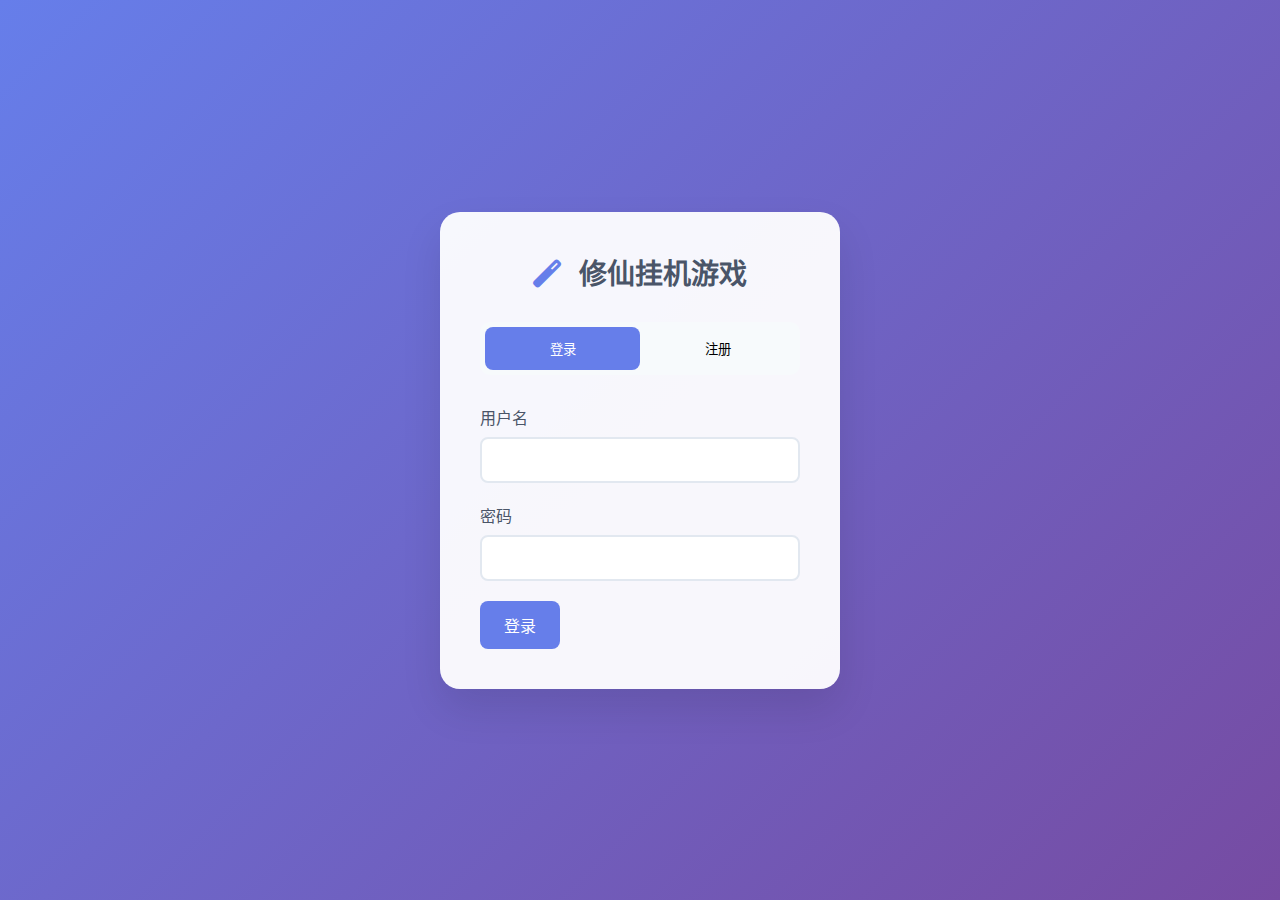
<file: src/main/webapp/index.html>
<!DOCTYPE html>
<html lang="zh-CN">
<head>
    <meta charset="UTF-8">
    <meta name="viewport" content="width=device-width, initial-scale=1.0">
    <title>修仙挂机游戏</title>
    <link rel="stylesheet" href="css/style.css">
    <link href="https://cdnjs.cloudflare.com/ajax/libs/font-awesome/6.0.0/css/all.min.css" rel="stylesheet">
</head>
<body>
    <!-- 登录页面 -->
    <div id="loginPage" class="page active">
        <div class="login-container">
            <div class="login-box">
                <h1><i class="fas fa-magic"></i> 修仙挂机游戏</h1>
                <div class="login-tabs">
                    <button class="tab-btn active" onclick="showLogin()">登录</button>
                    <button class="tab-btn" onclick="showRegister()">注册</button>
                </div>
                
                <!-- 登录表单 -->
                <form id="loginForm" class="auth-form">
                    <div class="form-group">
                        <label>用户名</label>
                        <input type="text" id="loginUsername" required>
                    </div>
                    <div class="form-group">
                        <label>密码</label>
                        <input type="password" id="loginPassword" required>
                    </div>
                    <button type="submit" class="btn btn-primary">登录</button>
                </form>
                
                <!-- 注册表单 -->
                <form id="registerForm" class="auth-form hidden">
                    <div class="form-group">
                        <label>用户名</label>
                        <input type="text" id="registerUsername" required>
                    </div>
                    <div class="form-group">
                        <label>昵称</label>
                        <input type="text" id="registerNickname" required>
                    </div>
                    <div class="form-group">
                        <label>邮箱</label>
                        <input type="email" id="registerEmail" required>
                    </div>
                    <div class="form-group">
                        <label>密码</label>
                        <input type="password" id="registerPassword" required>
                    </div>
                    <div class="form-group">
                        <label>确认密码</label>
                        <input type="password" id="registerConfirmPassword" required>
                    </div>
                    <button type="submit" class="btn btn-primary">注册</button>
                </form>
            </div>
        </div>
    </div>

    <!-- 游戏主页面 -->
    <div id="gamePage" class="page">
        <!-- 顶部状态栏 -->
        <header class="game-header">
            <div class="player-info">
                <h2 id="playerName">玩家名称</h2>
                <div class="player-stats">
                    <span id="playerLevel">等级: 1</span>
                    <span id="playerRealm">境界: 练气期一层</span>
                    <span id="playerExp">经验: 0/100</span>
                    <span id="playerSpiritStones">灵石: 0</span>
                </div>
            </div>
            <button class="btn btn-danger" onclick="logout()">
                <i class="fas fa-sign-out-alt"></i> 退出
            </button>
        </header>

        <!-- 主游戏区域 -->
        <main class="game-main">
            <!-- 左侧面板 -->
            <aside class="left-panel">
                <!-- 修炼面板 -->
                <div class="panel active" id="cultivationPanel">
                    <div class="panel-header">
                        <h3><i class="fas fa-magic"></i> 修炼</h3>
                    </div>
                    <div class="panel-content">
                        <div class="cultivation-info">
                            <div class="progress-container">
                                <label>修为进度</label>
                                <div class="progress-bar">
                                    <div class="progress-fill" id="expProgress" style="width: 0%"></div>
                                </div>
                                <span id="expText">0/100</span>
                            </div>
                            
                            <div class="cultivation-stats">
                                <div class="stat-item">
                                    <span>生命值:</span>
                                    <span id="playerHealth">100</span>
                                </div>
                                <div class="stat-item">
                                    <span>灵力值:</span>
                                    <span id="playerMana">50</span>
                                </div>
                                <div class="stat-item">
                                    <span>攻击力:</span>
                                    <span id="playerAttack">0</span>
                                </div>
                                <div class="stat-item">
                                    <span>防御力:</span>
                                    <span id="playerDefense">0</span>
                                </div>
                            </div>
                        </div>
                        
                        <div class="cultivation-actions">
                            <button class="btn btn-primary" onclick="startCultivation()">
                                <i class="fas fa-play"></i> 开始修炼
                            </button>
                            <button class="btn btn-success" onclick="claimOfflineReward()">
                                <i class="fas fa-gift"></i> 领取离线奖励
                            </button>
                        </div>
                        
                        <div id="cultivationStatus" class="cultivation-status hidden">
                            <p>修炼中... <span id="cultivationTime">0</span>秒</p>
                        </div>
                    </div>
                </div>

                <!-- 技能面板 -->
                <div class="panel" id="skillsPanel">
                    <div class="panel-header">
                        <h3><i class="fas fa-book"></i> 技能</h3>
                    </div>
                    <div class="panel-content">
                        <div id="skillsList" class="skills-list">
                            <!-- 技能列表将通过JavaScript动态生成 -->
                        </div>
                    </div>
                </div>

                <!-- 任务面板 -->
                <div class="panel" id="questsPanel">
                    <div class="panel-header">
                        <h3><i class="fas fa-scroll"></i> 任务</h3>
                    </div>
                    <div class="panel-content">
                        <div id="questsList" class="quests-list">
                            <!-- 任务列表将通过JavaScript动态生成 -->
                        </div>
                    </div>
                </div>
            </aside>

            <!-- 中央面板 -->
            <section class="center-panel">
                <!-- 装备面板 -->
                <div class="panel active" id="equipmentPanel">
                    <div class="panel-header">
                        <h3><i class="fas fa-shield-alt"></i> 装备</h3>
                    </div>
                    <div class="panel-content">
                        <div class="equipment-slots">
                            <div class="slot" data-slot="weapon">
                                <div class="slot-icon"><i class="fas fa-sword"></i></div>
                                <div class="slot-name">武器</div>
                                <div class="slot-item" id="weaponSlot"></div>
                            </div>
                            <div class="slot" data-slot="chest">
                                <div class="slot-icon"><i class="fas fa-tshirt"></i></div>
                                <div class="slot-name">护甲</div>
                                <div class="slot-item" id="chestSlot"></div>
                            </div>
                            <div class="slot" data-slot="helmet">
                                <div class="slot-icon"><i class="fas fa-hat-wizard"></i></div>
                                <div class="slot-name">头盔</div>
                                <div class="slot-item" id="helmetSlot"></div>
                            </div>
                            <div class="slot" data-slot="boots">
                                <div class="slot-icon"><i class="fas fa-shoe-prints"></i></div>
                                <div class="slot-name">靴子</div>
                                <div class="slot-item" id="bootsSlot"></div>
                            </div>
                            <div class="slot" data-slot="shield">
                                <div class="slot-icon"><i class="fas fa-shield-alt"></i></div>
                                <div class="slot-name">盾牌</div>
                                <div class="slot-item" id="shieldSlot"></div>
                            </div>
                            <div class="slot" data-slot="ring">
                                <div class="slot-icon"><i class="fas fa-ring"></i></div>
                                <div class="slot-name">饰品</div>
                                <div class="slot-item" id="ringSlot"></div>
                            </div>
                        </div>
                    </div>
                </div>

                <!-- 背包面板 -->
                <div class="panel" id="inventoryPanel">
                    <div class="panel-header">
                        <h3><i class="fas fa-box"></i> 背包</h3>
                    </div>
                    <div class="panel-content">
                        <div id="inventoryGrid" class="inventory-grid">
                            <!-- 背包格子将通过JavaScript动态生成 -->
                        </div>
                    </div>
                </div>

                <!-- 商店面板 -->
                <div class="panel" id="shopPanel">
                    <div class="panel-header">
                        <h3><i class="fas fa-store"></i> 商店</h3>
                        <div class="shop-tabs">
                            <button class="shop-tab active" onclick="showShop('general')">杂货铺</button>
                            <button class="shop-tab" onclick="showShop('skill')">功法阁</button>
                            <button class="shop-tab" onclick="showShop('equipment')">炼器铺</button>
                        </div>
                    </div>
                    <div class="panel-content">
                        <div id="shopItems" class="shop-items">
                            <!-- 商店物品将通过JavaScript动态生成 -->
                        </div>
                    </div>
                </div>
            </section>
        </main>

        <!-- 底部导航 -->
        <nav class="bottom-nav">
            <button class="nav-btn active" onclick="showPanel('cultivation')">
                <i class="fas fa-magic"></i>
                <span>修炼</span>
            </button>
            <button class="nav-btn" onclick="showPanel('skills')">
                <i class="fas fa-book"></i>
                <span>技能</span>
            </button>
            <button class="nav-btn" onclick="showPanel('equipment')">
                <i class="fas fa-shield-alt"></i>
                <span>装备</span>
            </button>
            <button class="nav-btn" onclick="showPanel('inventory')">
                <i class="fas fa-box"></i>
                <span>背包</span>
            </button>
            <button class="nav-btn" onclick="showPanel('quests')">
                <i class="fas fa-scroll"></i>
                <span>任务</span>
            </button>
            <button class="nav-btn" onclick="showPanel('shop')">
                <i class="fas fa-store"></i>
                <span>商店</span>
            </button>
        </nav>
    </div>

    <!-- 消息提示 -->
    <div id="toast" class="toast hidden">
        <div class="toast-content">
            <span id="toastMessage"></span>
        </div>
    </div>

    <!-- 加载动画 -->
    <div id="loading" class="loading hidden">
        <div class="spinner"></div>
    </div>

    <script src="js/api.js"></script>
    <script src="js/auth.js"></script>
    <script src="js/game.js"></script>
    <script src="js/main.js"></script>
</body>
</html>
</file>
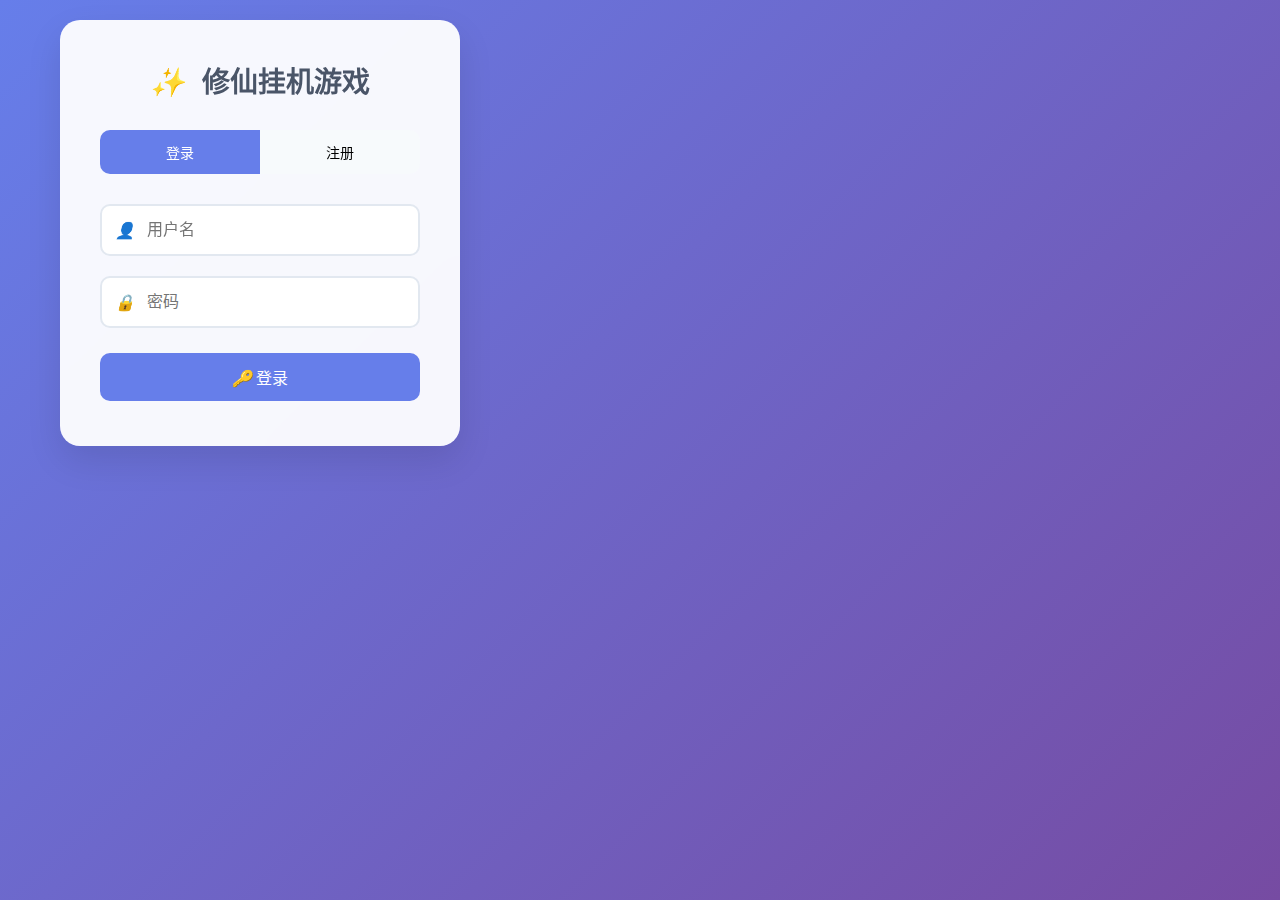
<file: target/classes/static/index.html>
<!DOCTYPE html>
<html lang="zh-CN">
<head>
    <meta charset="UTF-8">
    <meta name="viewport" content="width=device-width, initial-scale=1.0">
    <title>修仙挂机游戏</title>
    <link rel="icon" type="image/svg+xml" href="images/favicon.svg">
    <link rel="alternate icon" type="image/x-icon" href="images/favicon.svg">
    <link rel="stylesheet" href="css/style.css">
    <!-- 使用本地Font Awesome图标作为备用 -->
    <style>
        /* 备用图标样式 */
        .fa-user:before { content: "👤"; }
        .fa-lock:before { content: "🔒"; }
        .fa-sign-in-alt:before { content: "🔑"; }
        .fa-user-plus:before { content: "👥"; }
        .fa-magic:before { content: "✨"; }
        .fa-star:before { content: "⭐"; }
        .fa-gem:before { content: "💎"; }
        .fa-coins:before { content: "💰"; }
        .fa-sign-out-alt:before { content: "🚪"; }
        .fa-chart-line:before { content: "📊"; }
        .fa-backpack:before { content: "🎒"; }
        .fa-tasks:before { content: "📋"; }
        .fa-yin-yang:before { content: "☯️"; }
        .fa-play:before { content: "▶️"; }
        .fa-stop:before { content: "⏹️"; }
        .fa-user-circle:before { content: "👨"; }
        .fa-envelope:before { content: "📧"; }
    </style>
</head>
<body>
<!-- 登录界面 -->
<div id="loginPage" class="container" style="display: block;">
    <div class="login-form">
        <h1><i class="fas fa-magic"></i> 修仙挂机游戏</h1>
        <div class="tabs">
            <button class="tab-btn active" onclick="showLogin()">登录</button>
            <button class="tab-btn" onclick="showRegister()">注册</button>
        </div>

        <!-- 登录表单 -->
        <div id="loginForm" class="form-content">
            <div class="input-group">
                <i class="fas fa-user"></i>
                <input type="text" id="loginUsername" placeholder="用户名" required>
            </div>
            <div class="input-group">
                <i class="fas fa-lock"></i>
                <input type="password" id="loginPassword" placeholder="密码" required>
            </div>
            <button class="btn btn-primary" onclick="login(event)">
                <i class="fas fa-sign-in-alt"></i> 登录
            </button>
        </div>

        <!-- 注册表单 -->
        <div id="registerForm" class="form-content" style="display: none;">
            <div class="input-group">
                <i class="fas fa-user"></i>
                <input type="text" id="registerUsername" placeholder="用户名" required>
            </div>
            <div class="input-group">
                <i class="fas fa-user"></i>
                <input type="text" id="registerNickname" placeholder="昵称" required>
            </div>
            <div class="input-group">
                <i class="fas fa-envelope"></i>
                <input type="email" id="registerEmail" placeholder="邮箱" required>
            </div>
            <div class="input-group">
                <i class="fas fa-lock"></i>
                <input type="password" id="registerPassword" placeholder="密码" required>
            </div>
            <div class="input-group">
                <i class="fas fa-lock"></i>
                <input type="password" id="registerConfirmPassword" placeholder="确认密码" required>
            </div>
            <button class="btn btn-primary" onclick="register(event)">
                <i class="fas fa-user-plus"></i> 注册
            </button>
        </div>
    </div>
</div>

<!-- 游戏界面 -->
<div id="gamePage" class="container" style="display: none;">
    <!-- 顶部导航 -->
    <header class="game-header">
        <div class="player-info">
            <h2><i class="fas fa-user-circle"></i> <span id="playerName">修仙者</span></h2>
            <div class="player-stats">
                <span><i class="fas fa-star"></i> 等级: <span id="playerLevel">1</span></span>
                <span><i class="fas fa-gem"></i> 境界: <span id="playerRealm">练气期</span></span>
                <span><i class="fas fa-coins"></i> 经验: <span id="playerExp">0</span>/<span id="expToNext">100</span></span>
                <span><i class="fas fa-coins"></i> 灵石: <span id="playerSpiritStones">1000</span></span>
            </div>
        </div>
        <div class="header-actions">
            <button class="btn btn-secondary" onclick="logout()">
                <i class="fas fa-sign-out-alt"></i> 退出
            </button>
        </div>
    </header>

    <!-- 主游戏区域 -->
    <main class="game-main">
        <!-- 左侧面板 -->
        <aside class="left-panel">
            <!-- 角色属性 -->
            <div class="panel-section">
                <h3><i class="fas fa-chart-line"></i> 角色属性</h3>
                <div class="attributes">
                    <div class="attribute">
                        <span>经验值</span>
                        <div class="progress-bar">
                            <div class="progress" id="expProgress" style="width: 0%"></div>
                        </div>
                        <span id="expText">0/100</span>
                    </div>
                    <div class="attribute">
                        <span>生命值</span>
                        <span id="playerHealth">100</span>
                    </div>
                    <div class="attribute">
                        <span>法力值</span>
                        <span id="playerMana">100</span>
                    </div>
                    <div class="attribute">
                        <span>攻击力</span>
                        <span id="playerAttack">10</span>
                    </div>
                    <div class="attribute">
                        <span>防御力</span>
                        <span id="playerDefense">5</span>
                    </div>
                </div>
            </div>

            <!-- 技能列表 -->
            <div class="panel-section">
                <h3><i class="fas fa-magic"></i> 技能</h3>
                <div id="skillsList" class="skills-list">
                    <div class="skill-item">
                        <span>基础修炼法</span>
                        <button class="btn btn-sm" onclick="useSkill(1)">使用</button>
                    </div>
                </div>
            </div>
        </aside>

        <!-- 中央游戏区域 -->
        <section class="game-area">
            <div class="game-screen">
                <div class="cultivation-area">
                    <h3><i class="fas fa-yin-yang"></i> 修炼区域</h3>
                    <div class="cultivation-status">
                        <p id="cultivation-status">点击开始修炼</p>
                        <button id="cultivation-btn" class="btn btn-success" onclick="startCultivation()">
                            <i class="fas fa-play"></i> 开始修炼
                        </button>
                        <button id="stop-cultivation-btn" class="btn btn-secondary" onclick="stopCultivation()" style="display: none;">
                            <i class="fas fa-stop"></i> 停止修炼
                        </button>
                    </div>
                    <div class="cultivation-log" id="cultivation-log">
                        <p>欢迎来到修仙世界！开始你的修炼之路吧。</p>
                    </div>
                </div>
            </div>
        </section>

        <!-- 右侧面板 -->
        <aside class="right-panel">
            <!-- 背包 -->
            <div class="panel-section">
                <h3><i class="fas fa-backpack"></i> 背包</h3>
                <div id="inventoryGrid" class="inventory-grid">
                    <div class="inventory-item">
                        <span>灵石</span>
                        <span>1000</span>
                    </div>
                </div>
            </div>

            <!-- 任务 -->
            <div class="panel-section">
                <h3><i class="fas fa-tasks"></i> 任务</h3>
                <div id="questsList" class="quest-list">
                    <div class="quest-item">
                        <span>初次修炼</span>
                        <span class="quest-reward">+10 经验</span>
                    </div>
                </div>
            </div>
        </aside>
    </main>
</div>

<!-- 消息提示 -->
<div id="toast" class="toast hidden">
    <span id="toastMessage"></span>
</div>

<!-- 加载动画 -->
<div id="loading" class="loading hidden">
    <div class="spinner"></div>
    <span>加载中...</span>
</div>

<!-- 加载脚本 -->
<script src="js/api.js"></script>
<script src="js/auth.js"></script>
<script src="js/game.js"></script>
<script src="js/main.js"></script>
</body>
</html>
</file>
<file: src/main/webapp/css/style.css>
/* 修仙挂机游戏样式 */

/* 基础样式 */
* {
    margin: 0;
    padding: 0;
    box-sizing: border-box;
}

body {
    font-family: 'Microsoft YaHei', '微软雅黑', Arial, sans-serif;
    background: linear-gradient(135deg, #667eea 0%, #764ba2 100%);
    min-height: 100vh;
    color: #333;
}

/* 页面切换 */
.page {
    display: none;
    min-height: 100vh;
}

.page.active {
    display: block;
}

/* 登录页面样式 */
.login-container {
    display: flex;
    justify-content: center;
    align-items: center;
    min-height: 100vh;
    padding: 20px;
}

.login-box {
    background: rgba(255, 255, 255, 0.95);
    padding: 40px;
    border-radius: 20px;
    box-shadow: 0 20px 40px rgba(0, 0, 0, 0.1);
    width: 100%;
    max-width: 400px;
    text-align: center;
}

.login-box h1 {
    color: #4a5568;
    margin-bottom: 30px;
    font-size: 28px;
}

.login-box h1 i {
    color: #667eea;
    margin-right: 10px;
}

/* 标签页 */
.login-tabs {
    display: flex;
    margin-bottom: 30px;
    background: #f7fafc;
    border-radius: 10px;
    padding: 5px;
}

.tab-btn {
    flex: 1;
    padding: 12px 20px;
    border: none;
    background: transparent;
    border-radius: 8px;
    cursor: pointer;
    font-weight: 500;
    transition: all 0.3s ease;
}

.tab-btn.active {
    background: #667eea;
    color: white;
}

/* 表单样式 */
.auth-form {
    text-align: left;
}

.form-group {
    margin-bottom: 20px;
}

.form-group label {
    display: block;
    margin-bottom: 8px;
    font-weight: 500;
    color: #4a5568;
}

.form-group input {
    width: 100%;
    padding: 12px 16px;
    border: 2px solid #e2e8f0;
    border-radius: 8px;
    font-size: 16px;
    transition: border-color 0.3s ease;
}

.form-group input:focus {
    outline: none;
    border-color: #667eea;
}

/* 按钮样式 */
.btn {
    padding: 12px 24px;
    border: none;
    border-radius: 8px;
    cursor: pointer;
    font-size: 16px;
    font-weight: 500;
    transition: all 0.3s ease;
    text-decoration: none;
    display: inline-flex;
    align-items: center;
    gap: 8px;
}

.btn-primary {
    background: #667eea;
    color: white;
}

.btn-primary:hover {
    background: #5a67d8;
    transform: translateY(-2px);
}

.btn-success {
    background: #48bb78;
    color: white;
}

.btn-success:hover {
    background: #38a169;
}

.btn-danger {
    background: #f56565;
    color: white;
}

.btn-danger:hover {
    background: #e53e3e;
}

.btn:disabled {
    opacity: 0.6;
    cursor: not-allowed;
    transform: none;
}

/* 游戏主页面 */
.game-header {
    background: rgba(255, 255, 255, 0.95);
    padding: 15px 20px;
    display: flex;
    justify-content: space-between;
    align-items: center;
    box-shadow: 0 2px 10px rgba(0, 0, 0, 0.1);
}

.player-info h2 {
    color: #4a5568;
    margin-bottom: 8px;
}

.player-stats {
    display: flex;
    gap: 20px;
    flex-wrap: wrap;
}

.player-stats span {
    background: #f7fafc;
    padding: 4px 12px;
    border-radius: 20px;
    font-size: 14px;
    color: #4a5568;
}

/* 主游戏区域 */
.game-main {
    display: flex;
    min-height: calc(100vh - 120px);
    padding: 20px;
    gap: 20px;
}

/* 左侧面板 */
.left-panel {
    width: 300px;
    display: flex;
    flex-direction: column;
    gap: 20px;
}

/* 中央面板 */
.center-panel {
    flex: 1;
    display: flex;
    flex-direction: column;
    gap: 20px;
}

/* 面板样式 */
.panel {
    background: rgba(255, 255, 255, 0.95);
    border-radius: 15px;
    overflow: hidden;
    box-shadow: 0 10px 25px rgba(0, 0, 0, 0.1);
    display: none;
}

.panel.active {
    display: block;
}

.panel-header {
    background: linear-gradient(135deg, #667eea 0%, #764ba2 100%);
    color: white;
    padding: 15px 20px;
    display: flex;
    justify-content: space-between;
    align-items: center;
}

.panel-header h3 {
    margin: 0;
    font-size: 18px;
}

.panel-content {
    padding: 20px;
}

/* 修炼面板 */
.cultivation-info {
    margin-bottom: 20px;
}

.progress-container {
    margin-bottom: 20px;
}

.progress-container label {
    display: block;
    margin-bottom: 8px;
    font-weight: 500;
    color: #4a5568;
}

.progress-bar {
    width: 100%;
    height: 20px;
    background: #e2e8f0;
    border-radius: 10px;
    overflow: hidden;
    margin-bottom: 8px;
}

.progress-fill {
    height: 100%;
    background: linear-gradient(90deg, #48bb78 0%, #38a169 100%);
    transition: width 0.3s ease;
}

.cultivation-stats {
    display: grid;
    grid-template-columns: 1fr 1fr;
    gap: 10px;
}

.stat-item {
    display: flex;
    justify-content: space-between;
    padding: 8px 12px;
    background: #f7fafc;
    border-radius: 8px;
    font-size: 14px;
}

.cultivation-actions {
    display: flex;
    gap: 10px;
    margin-bottom: 20px;
}

.cultivation-status {
    text-align: center;
    padding: 15px;
    background: #e6fffa;
    border-radius: 8px;
    color: #234e52;
}

/* 技能列表 */
.skills-list {
    display: grid;
    gap: 15px;
}

.skill-item {
    padding: 15px;
    background: #f7fafc;
    border-radius: 10px;
    border-left: 4px solid #667eea;
}

.skill-header {
    display: flex;
    justify-content: space-between;
    align-items: center;
    margin-bottom: 8px;
}

.skill-name {
    font-weight: 600;
    color: #4a5568;
}

.skill-level {
    background: #667eea;
    color: white;
    padding: 2px 8px;
    border-radius: 12px;
    font-size: 12px;
}

.skill-description {
    color: #718096;
    font-size: 14px;
    margin-bottom: 10px;
}

.skill-stats {
    display: flex;
    gap: 15px;
    font-size: 12px;
    color: #718096;
}

/* 任务列表 */
.quests-list {
    display: grid;
    gap: 15px;
}

.quest-item {
    padding: 15px;
    background: #f7fafc;
    border-radius: 10px;
    border-left: 4px solid #48bb78;
}

.quest-header {
    display: flex;
    justify-content: space-between;
    align-items: center;
    margin-bottom: 8px;
}

.quest-title {
    font-weight: 600;
    color: #4a5568;
}

.quest-type {
    background: #48bb78;
    color: white;
    padding: 2px 8px;
    border-radius: 12px;
    font-size: 12px;
}

.quest-description {
    color: #718096;
    font-size: 14px;
    margin-bottom: 10px;
}

.quest-progress {
    display: flex;
    justify-content: space-between;
    align-items: center;
    font-size: 12px;
    color: #718096;
}

/* 装备面板 */
.equipment-slots {
    display: grid;
    grid-template-columns: repeat(3, 1fr);
    gap: 20px;
}

.slot {
    text-align: center;
    padding: 20px;
    background: #f7fafc;
    border-radius: 15px;
    border: 2px dashed #cbd5e0;
    transition: all 0.3s ease;
}

.slot:hover {
    border-color: #667eea;
    background: #edf2f7;
}

.slot-icon {
    font-size: 24px;
    color: #667eea;
    margin-bottom: 10px;
}

.slot-name {
    font-weight: 500;
    color: #4a5568;
    margin-bottom: 10px;
}

.slot-item {
    min-height: 60px;
    display: flex;
    align-items: center;
    justify-content: center;
    color: #a0aec0;
    font-style: italic;
}

.slot-item.has-item {
    color: #4a5568;
    font-style: normal;
}

/* 背包网格 */
.inventory-grid {
    display: grid;
    grid-template-columns: repeat(8, 1fr);
    gap: 10px;
}

.inventory-slot {
    aspect-ratio: 1;
    background: #f7fafc;
    border: 2px dashed #cbd5e0;
    border-radius: 8px;
    display: flex;
    align-items: center;
    justify-content: center;
    cursor: pointer;
    transition: all 0.3s ease;
    position: relative;
}

.inventory-slot:hover {
    border-color: #667eea;
    background: #edf2f7;
}

.inventory-slot.has-item {
    border-style: solid;
    border-color: #48bb78;
}

.item-icon {
    font-size: 20px;
    color: #667eea;
}

.item-quantity {
    position: absolute;
    bottom: 2px;
    right: 4px;
    background: #667eea;
    color: white;
    font-size: 10px;
    padding: 1px 4px;
    border-radius: 8px;
}

/* 商店 */
.shop-tabs {
    display: flex;
    gap: 10px;
}

.shop-tab {
    padding: 8px 16px;
    border: none;
    background: rgba(255, 255, 255, 0.2);
    color: white;
    border-radius: 8px;
    cursor: pointer;
    transition: all 0.3s ease;
}

.shop-tab.active {
    background: rgba(255, 255, 255, 0.3);
}

.shop-items {
    display: grid;
    grid-template-columns: repeat(auto-fill, minmax(200px, 1fr));
    gap: 15px;
}

.shop-item {
    padding: 15px;
    background: #f7fafc;
    border-radius: 10px;
    text-align: center;
    transition: all 0.3s ease;
}

.shop-item:hover {
    transform: translateY(-2px);
    box-shadow: 0 5px 15px rgba(0, 0, 0, 0.1);
}

.shop-item-name {
    font-weight: 600;
    color: #4a5568;
    margin-bottom: 8px;
}

.shop-item-price {
    color: #667eea;
    font-weight: 500;
    margin-bottom: 10px;
}

.shop-item-stock {
    font-size: 12px;
    color: #718096;
    margin-bottom: 10px;
}

/* 底部导航 */
.bottom-nav {
    position: fixed;
    bottom: 0;
    left: 0;
    right: 0;
    background: rgba(255, 255, 255, 0.95);
    padding: 15px 20px;
    display: flex;
    justify-content: space-around;
    box-shadow: 0 -2px 10px rgba(0, 0, 0, 0.1);
}

.nav-btn {
    display: flex;
    flex-direction: column;
    align-items: center;
    gap: 5px;
    padding: 8px 12px;
    border: none;
    background: transparent;
    border-radius: 8px;
    cursor: pointer;
    transition: all 0.3s ease;
    color: #718096;
}

.nav-btn.active {
    background: #667eea;
    color: white;
}

.nav-btn:hover:not(.active) {
    background: #f7fafc;
    color: #4a5568;
}

.nav-btn i {
    font-size: 18px;
}

.nav-btn span {
    font-size: 12px;
}

/* 消息提示 */
.toast {
    position: fixed;
    top: 20px;
    right: 20px;
    background: #48bb78;
    color: white;
    padding: 15px 20px;
    border-radius: 8px;
    box-shadow: 0 5px 15px rgba(0, 0, 0, 0.2);
    z-index: 1000;
    animation: slideIn 0.3s ease;
}

.toast.error {
    background: #f56565;
}

.toast.warning {
    background: #ed8936;
}

.toast.info {
    background: #4299e1;
}

@keyframes slideIn {
    from {
        transform: translateX(100%);
        opacity: 0;
    }
    to {
        transform: translateX(0);
        opacity: 1;
    }
}

/* 加载动画 */
.loading {
    position: fixed;
    top: 0;
    left: 0;
    right: 0;
    bottom: 0;
    background: rgba(0, 0, 0, 0.5);
    display: flex;
    justify-content: center;
    align-items: center;
    z-index: 2000;
}

.spinner {
    width: 50px;
    height: 50px;
    border: 5px solid #f3f3f3;
    border-top: 5px solid #667eea;
    border-radius: 50%;
    animation: spin 1s linear infinite;
}

@keyframes spin {
    0% { transform: rotate(0deg); }
    100% { transform: rotate(360deg); }
}

/* 工具类 */
.hidden {
    display: none !important;
}

.text-center {
    text-align: center;
}

.mb-10 {
    margin-bottom: 10px;
}

.mb-20 {
    margin-bottom: 20px;
}

/* 响应式设计 */
@media (max-width: 768px) {
    .game-main {
        flex-direction: column;
        padding: 10px;
    }
    
    .left-panel {
        width: 100%;
        order: 2;
    }
    
    .center-panel {
        order: 1;
    }
    
    .equipment-slots {
        grid-template-columns: repeat(2, 1fr);
    }
    
    .inventory-grid {
        grid-template-columns: repeat(6, 1fr);
    }
    
    .player-stats {
        gap: 10px;
    }
    
    .player-stats span {
        font-size: 12px;
        padding: 2px 8px;
    }
}

@media (max-width: 480px) {
    .inventory-grid {
        grid-template-columns: repeat(4, 1fr);
    }
    
    .cultivation-stats {
        grid-template-columns: 1fr;
    }
    
    .cultivation-actions {
        flex-direction: column;
    }
    
    .shop-items {
        grid-template-columns: 1fr;
    }
}
</file>
<file: target/classes/static/css/style.css>
/* 全局样式 */
* {
    margin: 0;
    padding: 0;
    box-sizing: border-box;
}

body {
    font-family: 'Microsoft YaHei', 'SimHei', sans-serif;
    background: linear-gradient(135deg, #667eea 0%, #764ba2 100%);
    min-height: 100vh;
    color: #333;
}

.container {
    max-width: 1200px;
    margin: 0 auto;
    padding: 20px;
    display: none;
}

.container.active {
    display: block;
}

/* 登录界面样式 */
#login-container {
    display: flex;
    justify-content: center;
    align-items: center;
    min-height: 100vh;
}

.login-form {
    background: rgba(255, 255, 255, 0.95);
    padding: 40px;
    border-radius: 20px;
    box-shadow: 0 15px 35px rgba(0, 0, 0, 0.1);
    backdrop-filter: blur(10px);
    width: 100%;
    max-width: 400px;
    text-align: center;
}

.login-form h1 {
    color: #4a5568;
    margin-bottom: 30px;
    font-size: 28px;
}

.login-form h1 i {
    color: #667eea;
    margin-right: 10px;
}

/* 标签页样式 */
.tabs {
    display: flex;
    margin-bottom: 30px;
    border-radius: 10px;
    overflow: hidden;
    background: #f7fafc;
}

.tab-btn {
    flex: 1;
    padding: 12px;
    border: none;
    background: transparent;
    cursor: pointer;
    font-weight: 500;
    transition: all 0.3s ease;
    font-size: 14px;
}

.tab-btn.active {
    background: #667eea;
    color: white;
}

.tab-btn:hover:not(.active) {
    background: #e2e8f0;
}

/* 输入组样式 */
.input-group {
    position: relative;
    margin-bottom: 20px;
}

.input-group i {
    position: absolute;
    left: 15px;
    top: 50%;
    transform: translateY(-50%);
    color: #a0aec0;
}

.input-group input {
    width: 100%;
    padding: 15px 15px 15px 45px;
    border: 2px solid #e2e8f0;
    border-radius: 10px;
    font-size: 16px;
    transition: all 0.3s ease;
}

.input-group input:focus {
    outline: none;
    border-color: #667eea;
    box-shadow: 0 0 0 3px rgba(102, 126, 234, 0.1);
}

/* 按钮样式 */
.btn {
    padding: 12px 24px;
    border: none;
    border-radius: 10px;
    font-size: 16px;
    font-weight: 500;
    cursor: pointer;
    transition: all 0.3s ease;
    text-decoration: none;
    display: inline-block;
    text-align: center;
    margin: 5px 0;
}

.btn-sm {
    padding: 6px 12px;
    font-size: 12px;
}

.btn-primary {
    background: #667eea;
    color: white;
    width: 100%;
}

.btn-primary:hover {
    background: #5a67d8;
    transform: translateY(-2px);
}

.btn-secondary {
    background: #a0aec0;
    color: white;
}

.btn-secondary:hover {
    background: #718096;
}

.btn-success {
    background: #48bb78;
    color: white;
}

.btn-success:hover {
    background: #38a169;
}

/* 游戏界面样式 */
#game-container {
    display: block;
}

.game-header {
    background: rgba(255, 255, 255, 0.95);
    padding: 20px;
    border-radius: 15px;
    margin-bottom: 20px;
    display: flex;
    justify-content: space-between;
    align-items: center;
    box-shadow: 0 5px 15px rgba(0, 0, 0, 0.1);
}

.player-info h2 {
    color: #4a5568;
    margin-bottom: 10px;
}

.player-info h2 i {
    color: #667eea;
}

.player-stats {
    display: flex;
    gap: 20px;
    font-size: 14px;
    color: #718096;
}

.player-stats span {
    display: flex;
    align-items: center;
    gap: 5px;
}

.player-stats i {
    color: #667eea;
}

/* 主游戏区域 */
.game-main {
    display: grid;
    grid-template-columns: 300px 1fr 300px;
    gap: 20px;
    height: calc(100vh - 200px);
}

.left-panel, .right-panel {
    display: flex;
    flex-direction: column;
    gap: 20px;
}

.game-area {
    background: rgba(255, 255, 255, 0.95);
    border-radius: 15px;
    padding: 20px;
    box-shadow: 0 5px 15px rgba(0, 0, 0, 0.1);
}

/* 面板区域 */
.panel-section {
    background: rgba(255, 255, 255, 0.95);
    border-radius: 15px;
    padding: 20px;
    box-shadow: 0 5px 15px rgba(0, 0, 0, 0.1);
}

.panel-section h3 {
    color: #4a5568;
    margin-bottom: 15px;
    display: flex;
    align-items: center;
    gap: 10px;
}

.panel-section h3 i {
    color: #667eea;
}

/* 属性显示 */
.attributes {
    display: flex;
    flex-direction: column;
    gap: 15px;
}

.attribute {
    display: flex;
    flex-direction: column;
    gap: 5px;
}

.attribute span:first-child {
    font-weight: 500;
    color: #4a5568;
}

.progress-bar {
    width: 100%;
    height: 10px;
    background: #e2e8f0;
    border-radius: 5px;
    overflow: hidden;
}

.progress {
    height: 100%;
    background: linear-gradient(90deg, #667eea, #764ba2);
    border-radius: 5px;
    transition: width 0.3s ease;
}

/* 修炼区域 */
.cultivation-area {
    text-align: center;
    height: 100%;
    display: flex;
    flex-direction: column;
}

.cultivation-area h3 {
    color: #4a5568;
    margin-bottom: 20px;
}

.cultivation-status {
    margin-bottom: 30px;
}

.cultivation-status p {
    font-size: 18px;
    color: #718096;
    margin-bottom: 15px;
}

.cultivation-log {
    flex: 1;
    background: #f7fafc;
    border-radius: 10px;
    padding: 15px;
    overflow-y: auto;
    max-height: 300px;
}

.cultivation-log p {
    margin-bottom: 8px;
    font-size: 14px;
    color: #4a5568;
}

/* 技能和物品列表 */
.skills-list, .inventory-list, .quest-list {
    display: flex;
    flex-direction: column;
    gap: 10px;
}

.skill-item, .inventory-item, .quest-item {
    background: #f7fafc;
    padding: 12px;
    border-radius: 8px;
    border: 1px solid #e2e8f0;
    transition: all 0.3s ease;
}

.skill-item:hover, .inventory-item:hover, .quest-item:hover {
    background: #edf2f7;
    transform: translateY(-1px);
}

/* 消息提示 */
.message-container {
    position: fixed;
    top: 20px;
    right: 20px;
    z-index: 1000;
}

.message {
    background: #48bb78;
    color: white;
    padding: 15px 20px;
    border-radius: 10px;
    margin-bottom: 10px;
    box-shadow: 0 5px 15px rgba(0, 0, 0, 0.2);
    animation: slideIn 0.3s ease;
}

.message.error {
    background: #f56565;
}

.message.warning {
    background: #ed8936;
}

@keyframes slideIn {
    from {
        transform: translateX(100%);
        opacity: 0;
    }
    to {
        transform: translateX(0);
        opacity: 1;
    }
}

/* 响应式设计 */
@media (max-width: 768px) {
    .game-main {
        grid-template-columns: 1fr;
        grid-template-rows: auto auto auto;
    }
    
    .left-panel, .right-panel {
        flex-direction: row;
        overflow-x: auto;
    }
    
    .panel-section {
        min-width: 250px;
    }
    
    .player-stats {
        flex-direction: column;
        gap: 10px;
    }
}

/* 隐藏类 */
.hidden {
    display: none !important;
}

.active {
    display: block !important;
}

/* 加载动画 */
.loading {
    position: fixed;
    top: 50%;
    left: 50%;
    transform: translate(-50%, -50%);
    display: flex;
    flex-direction: column;
    align-items: center;
    gap: 10px;
    background: rgba(255, 255, 255, 0.95);
    padding: 20px;
    border-radius: 10px;
    box-shadow: 0 5px 15px rgba(0, 0, 0, 0.2);
    z-index: 1000;
}

.loading .spinner {
    width: 40px;
    height: 40px;
    border: 4px solid #f3f3f3;
    border-top: 4px solid #667eea;
    border-radius: 50%;
    animation: spin 1s linear infinite;
}

.loading span {
    color: #4a5568;
    font-weight: 500;
}

@keyframes spin {
    0% { transform: rotate(0deg); }
    100% { transform: rotate(360deg); }
}

/* 消息提示 */
.toast {
    position: fixed;
    top: 20px;
    right: 20px;
    padding: 15px 20px;
    border-radius: 10px;
    color: white;
    font-weight: 500;
    box-shadow: 0 5px 15px rgba(0, 0, 0, 0.2);
    z-index: 1001;
    animation: slideInRight 0.3s ease;
}

.toast.success {
    background: #48bb78;
}

.toast.error {
    background: #f56565;
}

.toast.warning {
    background: #ed8936;
}

.toast.info {
    background: #4299e1;
}

@keyframes slideInRight {
    from {
        transform: translateX(100%);
        opacity: 0;
    }
    to {
        transform: translateX(0);
        opacity: 1;
    }
}

/* 面板显示控制 */
.panel {
    display: none;
}

.panel.active {
    display: block;
}

/* 底部导航 */
.bottom-nav {
    position: fixed;
    bottom: 0;
    left: 0;
    right: 0;
    background: rgba(255, 255, 255, 0.95);
    padding: 10px;
    display: flex;
    justify-content: space-around;
    border-top: 1px solid #e2e8f0;
}

.nav-btn {
    padding: 10px 15px;
    border: none;
    background: transparent;
    border-radius: 8px;
    cursor: pointer;
    transition: all 0.3s ease;
    color: #718096;
}

.nav-btn.active,
.nav-btn:hover {
    background: #667eea;
    color: white;
}

/* 商店相关样式 */
.shop-tabs {
    display: flex;
    margin-bottom: 20px;
    border-radius: 8px;
    overflow: hidden;
    background: #f7fafc;
}

.shop-tab {
    flex: 1;
    padding: 12px;
    border: none;
    background: transparent;
    cursor: pointer;
    font-weight: 500;
    transition: all 0.3s ease;
}

.shop-tab.active {
    background: #667eea;
    color: white;
}

.shop-tab:hover:not(.active) {
    background: #e2e8f0;
}

.shop-items {
    display: grid;
    grid-template-columns: repeat(auto-fill, minmax(200px, 1fr));
    gap: 15px;
}

.shop-item {
    background: #f7fafc;
    padding: 15px;
    border-radius: 10px;
    border: 1px solid #e2e8f0;
    transition: all 0.3s ease;
}

.shop-item:hover {
    background: #edf2f7;
    transform: translateY(-2px);
}

.shop-item-name {
    font-weight: 600;
    color: #4a5568;
    margin-bottom: 8px;
}

.shop-item-price {
    color: #667eea;
    font-weight: 500;
    margin-bottom: 5px;
}

.shop-item-stock {
    color: #718096;
    font-size: 14px;
    margin-bottom: 10px;
}

/* 修炼状态显示 */
#cultivationStatus {
    margin-top: 15px;
    padding: 15px;
    background: #f7fafc;
    border-radius: 10px;
    border: 1px solid #e2e8f0;
}

.cultivation-time {
    font-size: 18px;
    font-weight: 600;
    color: #667eea;
    text-align: center;
    margin-top: 10px;
}

/* 技能和任务样式 */
.skills-list, .quest-list {
    display: flex;
    flex-direction: column;
    gap: 10px;
}

.skill-item, .quest-item {
    display: flex;
    justify-content: space-between;
    align-items: center;
    padding: 10px;
    background: #f7fafc;
    border-radius: 8px;
    border: 1px solid #e2e8f0;
}

.skill-item span, .quest-item span:first-child {
    font-weight: 500;
    color: #4a5568;
}

.quest-reward {
    color: #667eea;
    font-size: 12px;
    font-weight: 600;
}

/* 背包样式 */
.inventory-grid {
    display: grid;
    grid-template-columns: repeat(auto-fill, minmax(80px, 1fr));
    gap: 10px;
}

.inventory-item {
    display: flex;
    flex-direction: column;
    align-items: center;
    padding: 10px;
    background: #f7fafc;
    border-radius: 8px;
    border: 1px solid #e2e8f0;
    text-align: center;
}

.inventory-item span:first-child {
    font-size: 12px;
    color: #4a5568;
    margin-bottom: 5px;
}

.inventory-item span:last-child {
    font-weight: 600;
    color: #667eea;
}

/* 修炼日志样式 */
.cultivation-log {
    max-height: 200px;
    overflow-y: auto;
    padding: 15px;
    background: #f7fafc;
    border-radius: 10px;
    border: 1px solid #e2e8f0;
    margin-top: 15px;
}

.cultivation-log p {
    margin-bottom: 8px;
    color: #4a5568;
    font-size: 14px;
}

/* 响应式设计 */
@media (max-width: 768px) {
    .game-main {
        flex-direction: column;
    }
    
    .left-panel, .right-panel {
        width: 100%;
        margin-bottom: 20px;
    }
    
    .player-stats {
        flex-wrap: wrap;
        gap: 10px;
    }
}
}
</file>
